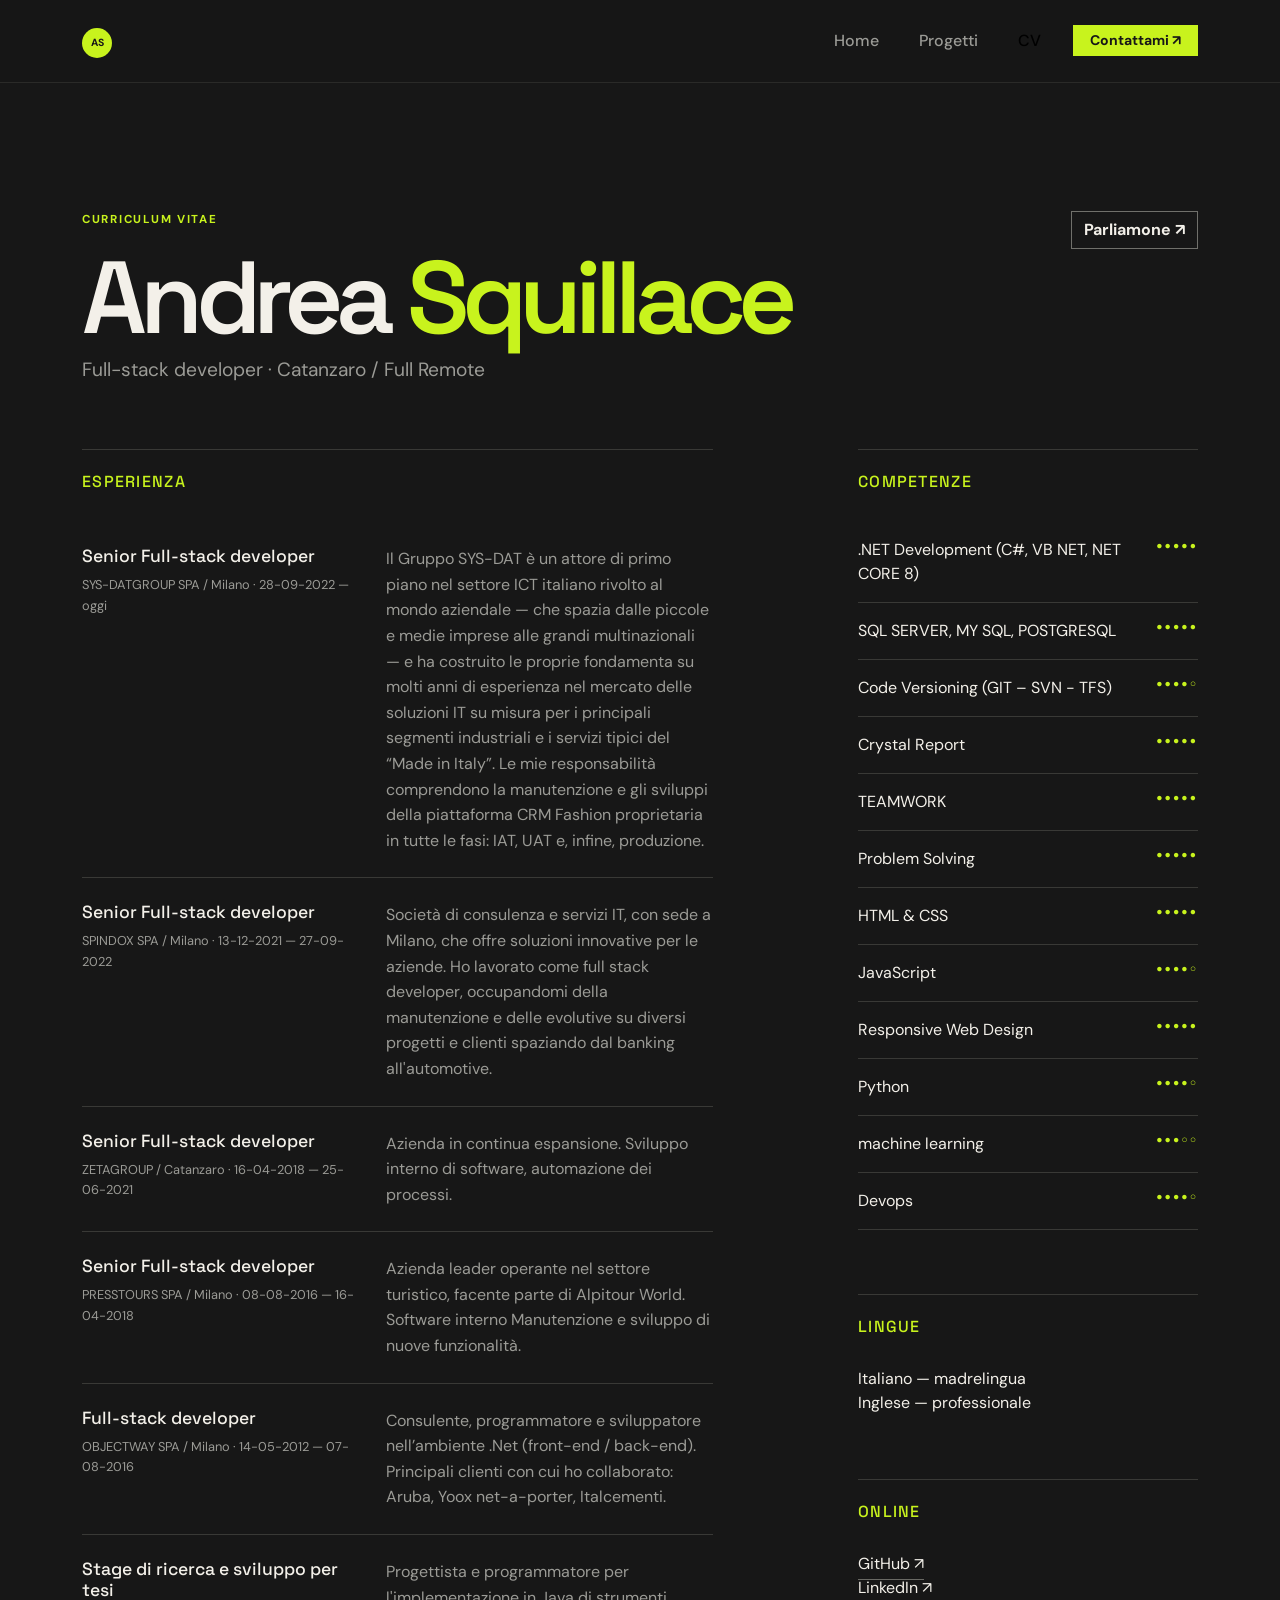
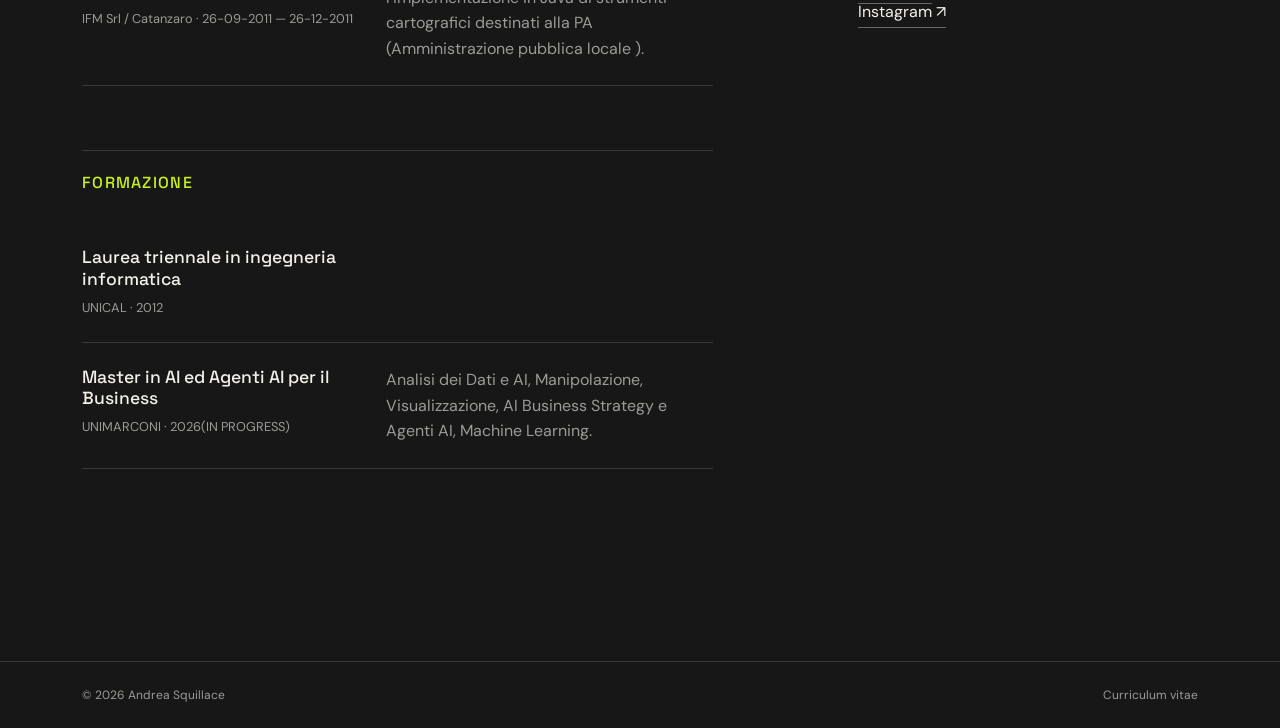
<file: cv.html>
<!doctype html>
<html lang="it">
  <head>
    <meta charset="utf-8" />
    <meta name="viewport" content="width=device-width, initial-scale=1" />
    <meta
      name="description"
      content="Curriculum vitae di Andrea Squillace, Full-stack developer."
    />
    <meta property="og:title" content="CV — Andrea Squillace" />
    <meta
      property="og:description"
      content="Esperienze, formazione e competenze di Andrea Squillace."
    />
    <meta property="og:type" content="profile" />
    <title>CV — Andrea Squillace</title>
    <link rel="icon" type="image/svg+xml" href="favicon.svg" />
    <link
      href="https://fonts.googleapis.com/css2?family=DM+Sans:wght@400;500;700&family=Space+Grotesk:wght@500;600;700&display=swap"
      rel="stylesheet"
    />
    <link
      href="https://cdn.jsdelivr.net/npm/bootstrap@5.3.3/dist/css/bootstrap.min.css"
      rel="stylesheet"
    />
    <link rel="stylesheet" href="./css/styles.css" />
  </head>
  <body>
    <nav
      class="navbar navbar-expand-lg sticky-top site-nav"
      aria-label="Navigazione principale"
    >
      <div class="container">
        <a class="navbar-brand brand" href="index.html"><span>AS</span></a>

        <button
          class="navbar-toggler"
          type="button"
          data-bs-toggle="collapse"
          data-bs-target="#menu"
          aria-label="Apri menu"
        >
          <span class="navbar-toggler-icon"></span>
        </button>
        <div class="collapse navbar-collapse" id="menu">
          <ul class="navbar-nav ms-auto align-items-lg-center gap-lg-4">
            <li class="nav-item">
              <a class="nav-link" href="index.html">Home</a>
            </li>
            <li class="nav-item">
              <a class="nav-link" href="index.html#progetti">Progetti</a>
            </li>
            <li class="nav-item">
              <a class="nav-link active" href="cv.html">CV</a>
            </li>
            <li class="nav-item">
              <a class="btn btn-sm btn-accent px-3" href="contatti.html"
                >Contattami <span>↗</span></a
              >
            </li>
          </ul>
        </div>
      </div>
    </nav>
    <main class="container section-pad cv-page">
      <div
        class="d-flex justify-content-between align-items-start flex-wrap gap-3 mb-5"
      >
        <div>
          <p class="eyebrow">Curriculum vitae</p>
          <h1>Andrea <em>Squillace</em></h1>
          <p class="hero-copy">
            Full-stack developer · Catanzaro / Full Remote
          </p>
        </div>
        <a class="btn btn-outline-light" href="contatti.html">Parliamone ↗</a>
      </div>
      <div class="row g-5">
        <div class="col-lg-7">
          <section class="cv-block">
            <h2>Esperienza</h2>
            <div class="cv-entry">
              <div>
                <h3>Senior Full-stack developer</h3>
                <p class="muted">
                  SYS-DATGROUP SPA / Milano · 28-09-2022 — oggi
                </p>
              </div>
              <p>
                Il Gruppo SYS-DAT è un attore di primo piano nel settore ICT
                italiano rivolto al mondo aziendale — che spazia dalle piccole e
                medie imprese alle grandi multinazionali — e ha costruito le
                proprie fondamenta su molti anni di esperienza nel mercato delle
                soluzioni IT su misura per i principali segmenti industriali e i
                servizi tipici del “Made in Italy”. Le mie responsabilità
                comprendono la manutenzione e gli sviluppi della piattaforma CRM
                Fashion proprietaria in tutte le fasi: IAT, UAT e, infine,
                produzione.
              </p>
            </div>
            <div class="cv-entry">
              <div>
                <h3>Senior Full-stack developer</h3>
                <p class="muted">
                  SPINDOX SPA / Milano · 13-12-2021 — 27-09-2022
                </p>
              </div>
              <p>
                Società di consulenza e servizi IT, con sede a Milano, che offre
                soluzioni innovative per le aziende. Ho lavorato come full stack
                developer, occupandomi della manutenzione e delle evolutive su
                diversi progetti e clienti spaziando dal banking all'automotive.
              </p>
            </div>
            <div class="cv-entry">
              <div>
                <h3>Senior Full-stack developer</h3>
                <p class="muted">
                  ZETAGROUP / Catanzaro · 16-04-2018 — 25-06-2021
                </p>
              </div>
              <p>
                Azienda in continua espansione. Sviluppo interno di software,
                automazione dei processi.
              </p>
            </div>
            <div class="cv-entry">
              <div>
                <h3>Senior Full-stack developer</h3>
                <p class="muted">
                  PRESSTOURS SPA / Milano · 08-08-2016 — 16-04-2018
                </p>
              </div>
              <p>
                Azienda leader operante nel settore turistico, facente parte di
                Alpitour World. Software interno Manutenzione e sviluppo di
                nuove funzionalità.
              </p>
            </div>
            <div class="cv-entry">
              <div>
                <h3>Full-stack developer</h3>
                <p class="muted">
                  OBJECTWAY SPA / Milano · 14-05-2012 — 07-08-2016
                </p>
              </div>
              <p>
                Consulente, programmatore e sviluppatore nell’ambiente .Net
                (front-end / back-end). Principali clienti con cui ho
                collaborato: Aruba, Yoox net-a-porter, Italcementi.
              </p>
            </div>
            <div class="cv-entry">
              <div>
                <h3>Stage di ricerca e sviluppo per tesi</h3>
                <p class="muted">
                  IFM Srl / Catanzaro · 26-09-2011 — 26-12-2011
                </p>
              </div>
              <p>
                Progettista e programmatore per l'implementazione in Java di
                strumenti cartografici destinati alla PA (Amministrazione
                pubblica locale ).
              </p>
            </div>
          </section>
          <section class="cv-block">
            <h2>Formazione</h2>
            <div class="cv-entry">
              <div>
                <h3>Laurea triennale in ingegneria informatica</h3>
                <p class="muted">UNICAL · 2012</p>
              </div>

            </div>
            <div class="cv-entry">
              <div>
                <h3>Master in AI ed Agenti AI per il Business</h3>
                <p class="muted">UNIMARCONI · 2026(IN PROGRESS)</p>
              </div>
              <p>
                Analisi dei Dati e AI, Manipolazione, Visualizzazione, AI
                Business Strategy e Agenti AI, Machine Learning.
              </p>
            </div>
          </section>
        </div>
        <div class="col-lg-4 ms-lg-auto">
          <section class="cv-block">
            <h2>Competenze</h2>
            <ul class="skill-list">
              <li>
                .NET Development (C#, VB NET, NET CORE 8)<span>●●●●●</span>
              </li>
              <li>SQL SERVER, MY SQL, POSTGRESQL <span>●●●●●</span></li>
              <li>Code Versioning (GIT – SVN - TFS) <span>●●●●○</span></li>
              <li>Crystal Report <span>●●●●●</span></li>
              <li>TEAMWORK <span>●●●●●</span></li>
              <li>Problem Solving <span>●●●●●</span></li>
              <li>HTML & CSS <span>●●●●●</span></li>
              <li>JavaScript <span>●●●●○</span></li>
              <li>Responsive Web Design <span>●●●●●</span></li>
              <li>Python <span>●●●●○</span></li>
              <li>machine learning <span>●●●○○</span></li>
              <li>Devops <span>●●●●○</span></li>
            </ul>
          </section>
          <section class="cv-block">
            <h2>Lingue</h2>
            <p>Italiano — madrelingua<br />Inglese — professionale</p>
          </section>
          <section class="cv-block">
            <h2>Online</h2>
            <p>
              <a
                class="text-link"
                href="https://github.com/ansqi"
                target="_blank"
                rel="noreferrer"
                >GitHub ↗</a
              ><br /><a
                class="text-link"
                href="https://www.linkedin.com/in/andrea-squillace-a8875159/"
                target="_blank"
                rel="noreferrer"
                >LinkedIn ↗</a
              >
              <br /><a
                class="text-link"
                href="https://www.instagram.com/andre.squillace/"
                target="_blank"
                rel="noreferrer"
                >Instagram ↗</a
              >
            </p>
          </section>
        </div>
      </div>
    </main>
    <footer class="footer">
      <div class="container d-flex justify-content-between">
        <span>© <span data-current-year></span> Andrea Squillace</span
        ><span>Curriculum vitae</span>
      </div>
    </footer>
    <script src="https://cdn.jsdelivr.net/npm/bootstrap@5.3.3/dist/js/bootstrap.bundle.min.js"></script>
    <script src="./js/site.js"></script>
  </body>
</html>
</file>
<file: css/styles.css>
* {
  box-sizing: border-box;
}

html {
  scroll-behavior: smooth;
}

body {
  margin: 0;
  background: #171717;
  color: #f3f0e9;
  font-family: "DM Sans", sans-serif;
}

h1,
h2,
h3,
.brand {
  font-family: "Space Grotesk", sans-serif;
}

h1 {
  font-size: clamp(3.5rem, 8vw, 7.5rem);
  line-height: 0.94;
  letter-spacing: -0.07em;
  font-weight: 600;
}

h2 {
  font-size: clamp(2.5rem, 5vw, 4.8rem);
  line-height: 1;
  letter-spacing: -0.06em;
}

h3 {
  font-size: 1.35rem;
  margin: 0;
}

.text-accent,
em {
  color: #c8f31d;
  font-style: normal;
}

.site-nav {
  background: rgba(23, 23, 23, 0.9);
  backdrop-filter: blur(14px);
  padding: 1.15rem 0;
  border-bottom: 1px solid #2a2a28;
}

.brand {
  color: #f3f0e9;
  font-size: 1.35rem;
  font-weight: 700;
  letter-spacing: -0.04em;
}
.brand span:first-child {
  display: inline-grid;
  place-items: center;
  background: #c8f31d;
  color: #171717;
  width: 30px;
  height: 30px;
  border-radius: 50%;
  font-family: "DM Sans";
  font-size: 0.65rem;
  margin-right: 0.4rem;
  letter-spacing: 0;
}

.nav-link {
  color: #9b9b96;
  font-weight: 500;
}
.nav-link:hover, .nav-link.active {
  color: #f3f0e9;
}

.btn {
  border-radius: 0;
  font-weight: 700;
}

.btn-accent {
  background: #c8f31d;
  color: #171717;
  border: 1px solid #c8f31d;
}
.btn-accent:hover {
  background: #f3f0e9;
  border-color: #f3f0e9;
  color: #171717;
}

.btn-outline-light {
  border-color: #70706b;
  color: #f3f0e9;
}
.btn-outline-light:hover {
  background: #f3f0e9;
  color: #171717;
}

.navbar-toggler {
  border-color: #9b9b96;
}

.navbar-toggler-icon {
  filter: invert(1);
}

.hero {
  padding: clamp(5rem, 11vw, 10rem) 0 8rem;
}

.eyebrow {
  color: #c8f31d;
  text-transform: uppercase;
  letter-spacing: 0.15em;
  font-size: 0.72rem;
  font-weight: 700;
  margin-bottom: 1.4rem;
}

.wave {
  font-size: 1.2rem;
  margin-left: 0.4rem;
}

.hero-copy {
  font-size: 1.2rem;
  line-height: 1.6;
  color: #9b9b96;
  max-width: 520px;
}

.socials {
  display: flex;
  gap: 1.7rem;
}
.socials a {
  color: #f3f0e9;
  text-decoration: none;
  border-bottom: 1px solid #686863;
  padding-bottom: 0.3rem;
}
.socials a:hover {
  color: #c8f31d;
  border-color: #c8f31d;
}
.socials span {
  color: #c8f31d;
}

.text-link {
  color: #f3f0e9;
  text-decoration: none;
  border-bottom: 1px solid #686863;
  padding-bottom: 0.3rem;
}
.text-link:hover {
  color: #c8f31d;
  border-color: #c8f31d;
}
.text-link span {
  color: #c8f31d;
}

.portrait-wrap {
  position: relative;
  max-width: 390px;
  margin: auto;
}

.portrait {
  width: 100%;
  aspect-ratio: 4/5;
  object-fit: cover;
  filter: grayscale(100%);
  position: relative;
  z-index: 1;
}

.portrait-accent {
  background: #c8f31d;
  position: absolute;
  width: 80%;
  height: 80%;
  right: -7%;
  top: -7%;
}

.availability {
  position: absolute;
  z-index: 2;
  bottom: 1.3rem;
  left: -1.5rem;
  background: #f3f0e9;
  color: #171717;
  padding: 0.75rem 1rem;
  font-size: 0.72rem;
  font-weight: 700;
}
.availability span {
  display: inline-block;
  width: 8px;
  height: 8px;
  background: #56a43c;
  border-radius: 50%;
  margin-right: 0.45rem;
}

.ticker {
  overflow: hidden;
  border-top: 1px solid #393936;
  border-bottom: 1px solid #393936;
  padding: 1.2rem 0;
  white-space: nowrap;
}

.ticker-track {
  font-family: "Space Grotesk";
  font-size: 1.3rem;
  word-spacing: 1.2rem;
  animation: slide 22s linear infinite;
}
.ticker-track span {
  color: #c8f31d;
}

@keyframes slide {
  to {
    transform: translateX(-20%);
  }
}
.section-pad {
  padding-top: 8rem;
  padding-bottom: 8rem;
}

.section-number {
  color: #9b9b96;
  font-size: 0.75rem;
}

.project-card {
  height: 100%;
  background: #242422;
  overflow: hidden;
  position: relative;
}
.project-card img {
  width: 100%;
  height: 360px;
  object-fit: cover;
  display: block;
  transition: transform 0.5s;
}
.project-card:hover img {
  transform: scale(1.04);
}

.project-large img {
  height: 500px;
}

.project-info {
  padding: 1.3rem 1.5rem;
  position: relative;
}
.project-info span {
  color: #9b9b96;
  font-size: 0.7rem;
  text-transform: uppercase;
  letter-spacing: 0.1em;
}
.project-info h3 {
  margin-top: 0.5rem;
}
.project-info a {
  position: absolute;
  right: 1.5rem;
  bottom: 1.3rem;
  color: #c8f31d;
  font-size: 1.5rem;
  text-decoration: none;
}

.about-section {
  background: #242422;
}

.large-text {
  font-size: clamp(1.5rem, 3vw, 2.6rem);
  line-height: 1.2;
  letter-spacing: -0.03em;
}

.footer {
  border-top: 1px solid #393936;
  padding: 1.5rem 0;
  color: #9b9b96;
  font-size: 0.75rem;
}

.cv-page h1,
.contact-page h1 {
  font-size: clamp(3.5rem, 8vw, 6.5rem);
}

.cv-block {
  border-top: 1px solid #393936;
  padding-top: 1.5rem;
  margin-bottom: 4rem;
}
.cv-block h2 {
  font-size: 1rem;
  letter-spacing: 0.08em;
  text-transform: uppercase;
  color: #c8f31d;
  margin-bottom: 2rem;
}

.cv-entry {
  display: grid;
  grid-template-columns: 1fr 1.2fr;
  gap: 2rem;
  padding: 1.5rem 0;
  border-bottom: 1px solid #393936;
}
.cv-entry h3 {
  font-size: 1.1rem;
}
.cv-entry p {
  color: #9b9b96;
  line-height: 1.6;
  margin: 0;
}

.muted {
  font-size: 0.8rem !important;
  margin-top: 0.5rem !important;
}

.skill-list {
  list-style: none;
  padding: 0;
  margin: 0;
}
.skill-list li {
  display: flex;
  justify-content: space-between;
  border-bottom: 1px solid #393936;
  padding: 1rem 0;
}
.skill-list span {
  color: #c8f31d;
  font-size: 0.65rem;
  letter-spacing: 0.2em;
}

.contact-page {
  min-height: calc(100vh - 160px);
}

.contact-detail {
  display: flex;
  gap: 1rem;
}
.contact-detail > span {
  color: #c8f31d;
  font-size: 1.5rem;
}
.contact-detail strong {
  font-family: "Space Grotesk";
}
.contact-detail p {
  color: #9b9b96;
  margin-top: 0.5rem;
}
.contact-detail a {
  color: #f3f0e9;
  text-decoration: none;
}

.contact-form {
  background: #242422;
  padding: clamp(1.5rem, 5vw, 3.5rem);
}
.contact-form label {
  display: block;
  font-size: 0.8rem;
  color: #9b9b96;
  margin-bottom: 0.6rem;
}
.contact-form label span {
  color: #c8f31d;
}
.contact-form input:not([type=checkbox]),
.contact-form textarea {
  width: 100%;
  background: transparent;
  border: 0;
  border-bottom: 1px solid #5c5c57;
  color: #f3f0e9;
  padding: 0.7rem 0;
  outline: 0;
}
.contact-form input:focus,
.contact-form textarea:focus {
  border-color: #c8f31d;
}
.contact-form ::placeholder {
  color: #666660;
}

.form-check-label {
  font-size: 0.75rem !important;
}

.form-check-input {
  background-color: transparent;
  border-color: #666;
}
.form-check-input:checked {
  background-color: #c8f31d;
  border-color: #c8f31d;
}

@media (max-width: 767px) {
  .hero {
    padding-top: 5rem;
    padding-bottom: 6rem;
  }
  .portrait-wrap {
    margin-top: 1rem;
  }
  .availability {
    left: 0;
  }
  .section-pad {
    padding-top: 5rem;
    padding-bottom: 5rem;
  }
  .project-large img,
  .project-card img {
    height: 300px;
  }
  .cv-entry {
    grid-template-columns: 1fr;
    gap: 0.7rem;
  }
  .footer {
    font-size: 0.65rem;
  }
  .footer .container {
    flex-direction: column;
  }
}

/*# sourceMappingURL=styles.css.map */
</file>
